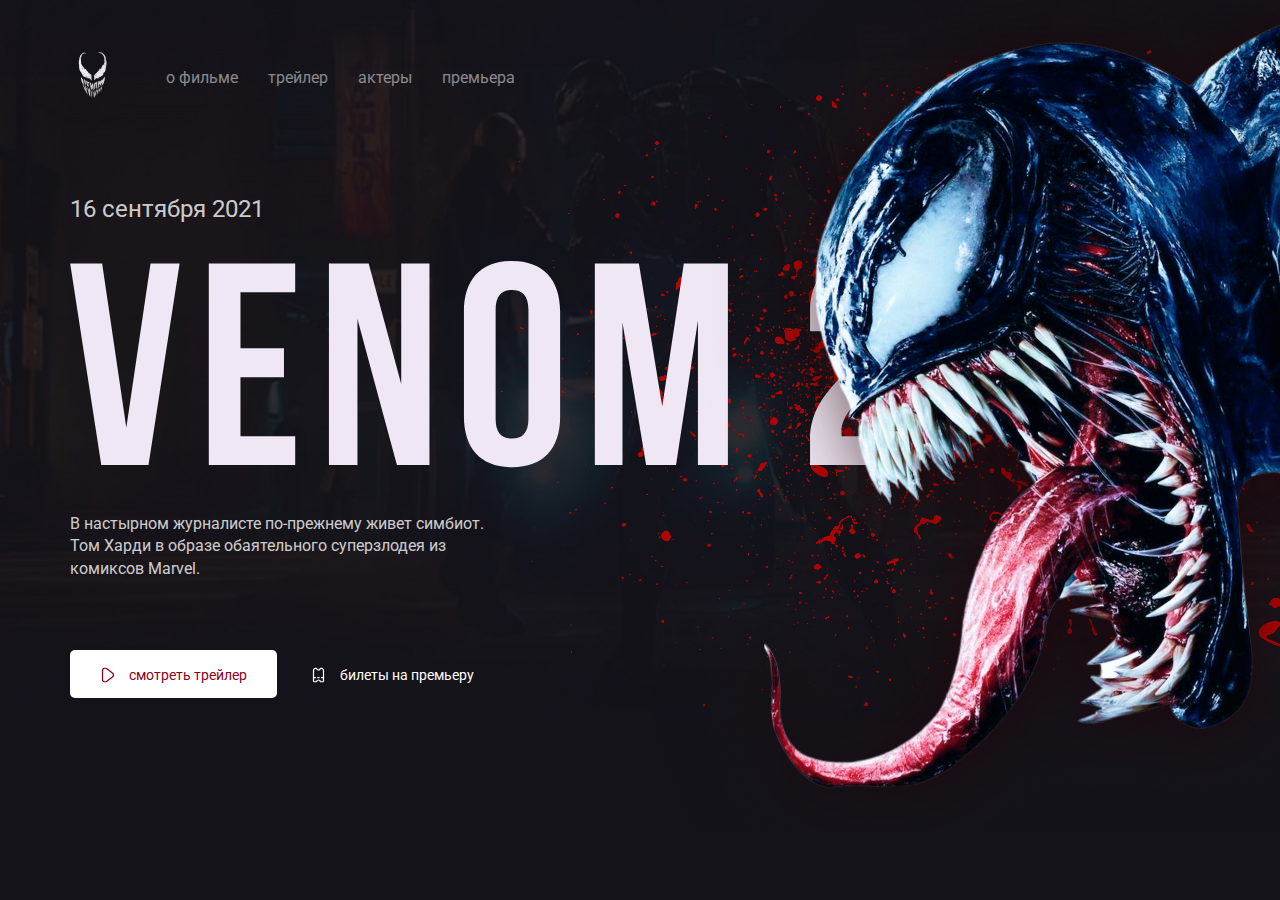
<file: index.html>
<!DOCTYPE html>
<html lang="ru">
<head>
    <meta charset="UTF-8">
    <meta http-equiv="X-UA-Compatible" content="IE=edge">
    <meta name="viewport" content="width=device-width, initial-scale=1.0">
    <title>Главная Venom-2</title>
    <link rel="preconnect" href="https://fonts.gstatic.com">
    <link href="https://fonts.googleapis.com/css2?family=Roboto:wght@400;700&display=swap" rel="stylesheet"> 
    <link rel="stylesheet" href="assets/style/normalize.css">
    <link rel="stylesheet" href="assets/style/style.css">
</head>
<body class="blood">

    <div class="container">
    <header class="header">
    <a href="/" class="logo-link">
        <img width="46" height="71" src="assets/img/logo.png" alt="" class="logo-img">
    </a>
    <nav class="nav">
        <ul class="nav-menu">
            <li class="nav-menu-item">
                <a href="about.html" class="nav-menu-link">о фильме</a>
            </li>
            <li class="nav-menu-item">
                <a href="trailer.html" class="nav-menu-link">трейлер</a>
            </li>
            <li class="nav-menu-item">
                <a href="actors.html" class="nav-menu-link">актеры</a>
            </li>
            <li class="nav-menu-item">
                <a href="premier.html" class="nav-menu-link">премьера</a>
            </li>
        </ul>
    </nav>
    </header>
<div class="film">
    <div class="film-text">
        <span class="film-date">16 сентября 2021</span>
        <img src="assets/img/venom 2.svg" alt="logo: venom 2" class="film-logo">
        <p class="film-description">
            В настырном журналисте по-прежнему живет симбиот. 
            Том Харди в образе обаятельного суперзлодея из комиксов Marvel.
        </p>
    </div>
    <!-- /.film-text-->

    <div class="button-group">
        <button class="button button-primary">
            <img width="15" src="assets/img/play.svg" alt="icon: play" class="button-icon">
            <span class="button-text">смотреть трейлер</span>
        </button>
        <a href="trailer.html" class="button button-link">
            <img width="15"  src="assets/img/ticket.svg" alt="icon: ticket" class="button-icon">
            <span class="button-text">билеты на премьеру</span>
        </a>
    </div>
    <!-- /.button-group -->
</div>
<!-- /.film-->
</div>
<!-- /.container -->
    


<img src="assets/img/venom.png" alt="phote: Venom-2" class="venom">
</body>
</html>
</file>
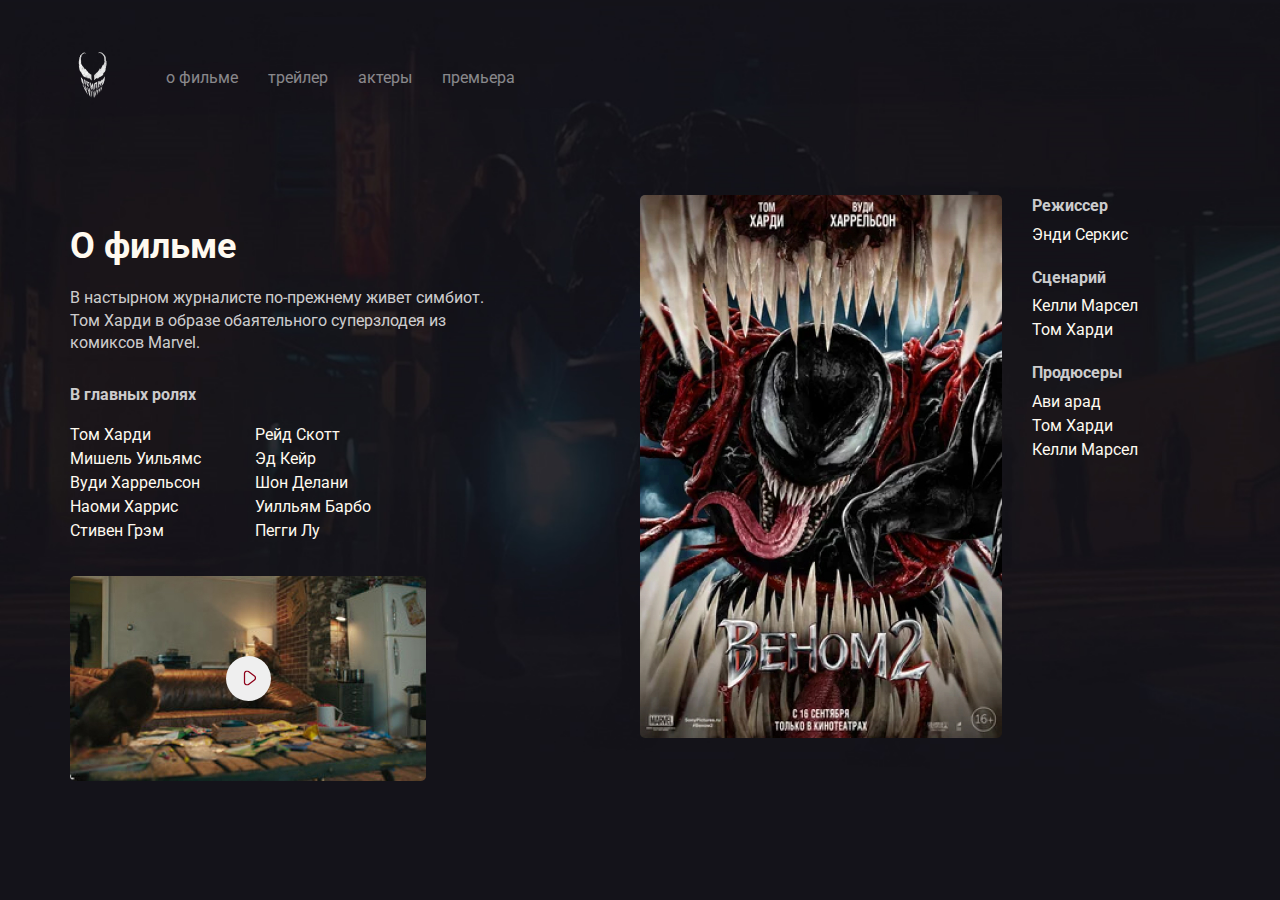
<file: about.html>
<!DOCTYPE html>
<html lang="ru">
<head>
    <meta charset="UTF-8">
    <meta http-equiv="X-UA-Compatible" content="IE=edge">
    <meta name="viewport" content="width=device-width, initial-scale=1.0">
    <title>О фильме - Venom 2</title>
    <link rel="preconnect" href="https://fonts.gstatic.com">
    <link href="https://fonts.googleapis.com/css2?family=Roboto:wght@400;700&display=swap" rel="stylesheet"> 
    <link rel="stylesheet" href="assets/style/normalize.css">
    <link rel="stylesheet" href="assets/style/style.css">
</head>
<body class="primary-bg">

    <div class="container">
    <header class="header">
    <a href="/" class="logo-link">
        <img width="46" height="71" src="assets/img/logo.png" alt="" class="logo-img">
    </a>
    <nav class="nav">
        <ul class="nav-menu">
            <li class="nav-menu-item">
                <a href="about.html" class="nav-menu-link">о фильме</a>
            </li>
            <li class="nav-menu-item">
                <a href="trailer.html" class="nav-menu-link">трейлер</a>
            </li>
            <li class="nav-menu-item">
                <a href="actors.html" class="nav-menu-link">актеры</a>
            </li>
            <li class="nav-menu-item">
                <a href="premier.html" class="nav-menu-link">премьера</a>
            </li>
        </ul>
    </nav>
    </header>

    <div class="content">
        <div class="col">
            <h2 class="content-title">О фильме</h2>
            <p class="content-text">В настырном журналисте по-прежнему живет симбиот. Том Харди в образе обаятельного суперзлодея из комиксов Marvel.</p>
            <h3 class="content-subtitle">В главных ролях</h3>
            <ul class="list column-2">
                <li class="list-item">Том Харди</li>
                <li class="list-item">Мишель Уильямс</li>
                <li class="list-item">Вуди Харрельсон</li>
                <li class="list-item">Наоми Харрис</li>
                <li class="list-item">Стивен Грэм</li>
                <li class="list-item">Рейд Скотт</li>
                <li class="list-item">Эд Кейр</li>
                <li class="list-item">Шон Делани</li>
                <li class="list-item">Уилльям Барбо</li>
                <li class="list-item">Пегги Лу</li>
            </ul>

            <div class="trailer">
                <button class="play">
                    <img src="assets/img/play.svg" alt="icon: play" class="play-icon">
                </button>
                <!--<img src="assets/img/trailer-cover.jpg" alt="">-->
            </div>
            <!-- /.trailer -->
        </div>
        <!-- /.col-1-->
        <div class="col">
            <div class="poster-wraper">
            <img src="assets/img/poster.jpg" alt="photo: poster enom 2" class="poster">
            <div class="creators">
                <h3 class="content-subtitle">Режиссер</h3>
            <ul class="list">
                <li class="list-item">Энди Серкис</li>
            </ul>
            <h3 class="content-subtitle">Сценарий</h3>
            <ul class="list">
                <li class="list-item">Келли Марсел</li>
                <li class="list-item">Том Харди</li>
            </ul>
            <h3 class="content-subtitle">Продюсеры</h3>
            <ul class="list">
                <li class="list-item">Ави арад</li>
                <li class="list-item">Том Харди</li>
                <li class="list-item">Келли Марсел</li>
            </ul>
            </div>
            </div>
            <!-- /.poster-wraper -->
            
        </div>
        <!-- /.col-2>

    </div>
    <!-- /.content -->

</div>
<!-- /.film-->
</div>
<!-- /.container -->

</body>
</html>
</file>
<file: assets/style/style.css>
body{
 
    color: floralwhite;
    font-family: 'Roboto', sans-serif;
}
.container{
    max-width: 1140px;
    margin: auto;
}
.header{
    display: flex;
    align-items: center;
    padding-top: 40px;
    margin-bottom: 80px;

}
.logo-link{
    display: inline-block;
    margin-right: 50px;
}
.nav-menu{
    margin: 0;
    padding: 0;
    list-style: none;
    display: flex;
}
.nav-menu-item{
    margin-right: 30px;
}
.nav-menu-link{
    text-decoration: none;
    color: rgba(255, 255, 255, 0.5);
}
.film-date{
    display: block;
    margin-bottom: 38px;
    font-size: 24px;
    line-height: 28px;
    color: rgba(255, 255, 255, 0.8);
}
.film-description{
    margin-top: 40px;
    max-width: 432px;
    font-size: 16px;
    line-height: 140%;
    color: rgba(255, 255, 255, 0.8);
}
.button{
    padding: 15px 30px;
    border: none;
    border-radius: 5px;
    text-decoration: none;
    cursor: pointer;
}
.button-icon, .button-text{
    display: inline-block;
    vertical-align: middle;
}
.button-text{
    font-size: 14px;
    line-height: 16px;
    margin-left: 10px;
}
.button-primary{
    color: #8D0019;
    background-color: #fff;
}
.button-link{
    color: #fff;
}
.button-group{
    margin-top: 70px;
}
.venom{
    position: absolute;
    top: 0;
    right: 0;
}
.blood{
    background: url("../img/blood.png") no-repeat top right, #14131A url("../img/background.jpg") no-repeat center center / 100%;
    
}


.primary-bg{
    background: #14131A url("../img/background.jpg") no-repeat center center / 100%;
}
.content{
    display: flex;
}
.col{
    flex-basis: 50%;
}
.content-title{
    font-weight: bold;
    font-size: 36px;
    line-height: 42px;
    margin-bottom: 20px;
    margin-bottom: 20px;
}
.content-text{
    font-size: 16px;
    line-height: 140%;
    color: rgba(255, 255, 255, 0.8);
    max-width: 423px;
    margin-bottom: 30px;
}
.content-subtitle{
    font-weight: bold;
    font-size: 16px;
    line-height: 140%;
    color: rgba(255, 255, 255, 0.8);
    margin-bottom: 15px;
    margin-top: 0;

}
.content .list{
    list-style: none;
    padding: 0;
}
.list-item{
    line-height: 1.5;
}
.column-2{
    -webkit-column-count: 2;
    -moz-column-count: 2;
    column-count: 2;
    -webkit-column-gap: 20px;
    -moz-column-gap: 20px;
    column-gap: 20px;
    max-width: 350px;
}
.content .trailer{
    width: 356px;
    height: 205px;
    background: url("../img/trailer-cover.jpg") no-repeat center / contain;
    border-radius: 5px;
    display: flex;
    align-items: center;
    justify-content: center;
    margin-top: 33px;
}
.trailer .play{
    width: 45px;
    height: 45px;
    border-radius: 50%;
    border: none;
    cursor: pointer;
}
.trailer .play-icon{
    transform: translate(1px, 2px);
}
.col .poster-wraper{
    display: flex;
    align-items: start;

}
.poster{
    width: 362px;
    border-radius: 5px;
    margin-right: 30px;
}
.poster-wraper .content-subtitle{
    margin-bottom: 5px;
}

.poster-wraper .list{
    margin: 0;
    margin-bottom: 20px;

}
</file>
